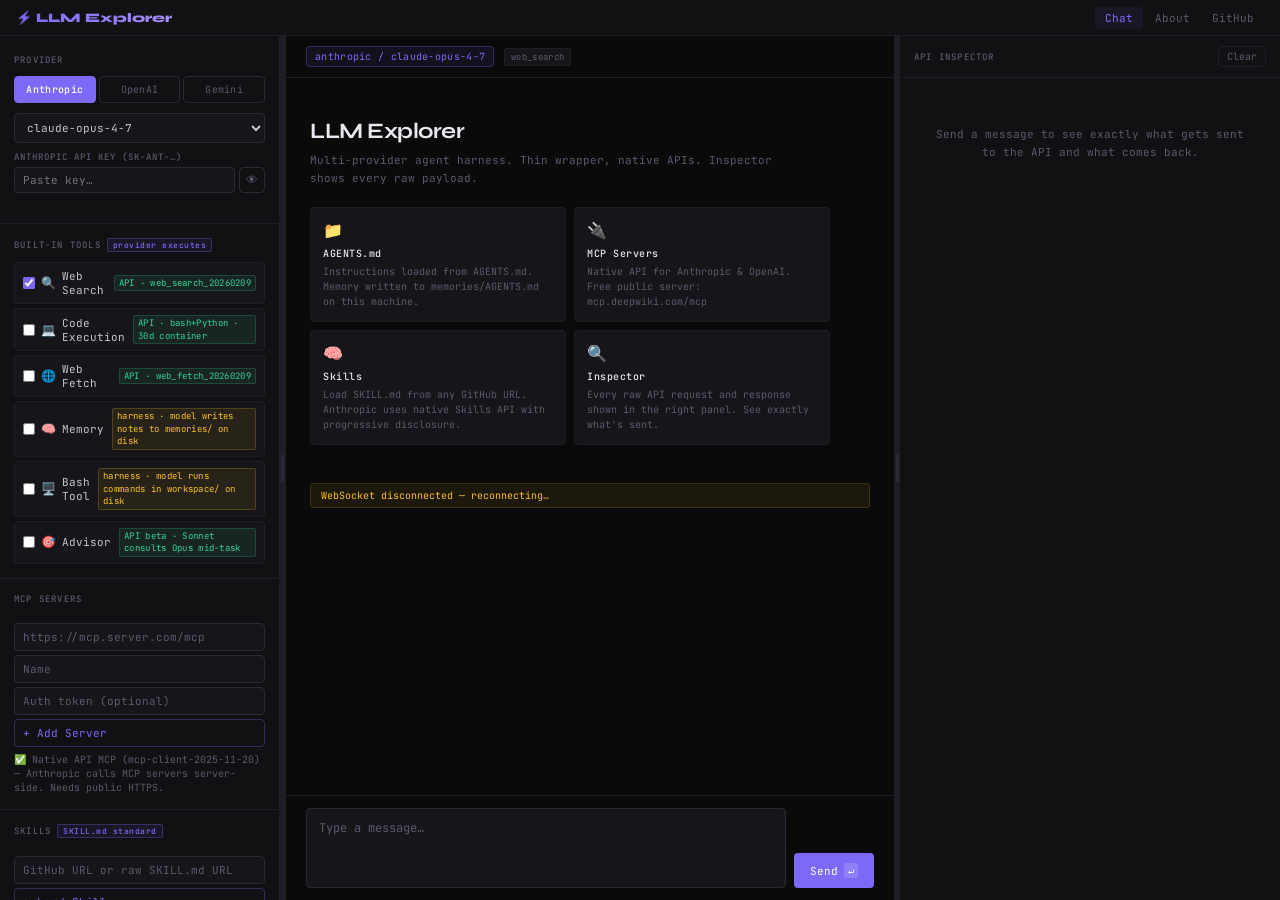
<file: static/index.html>
<!DOCTYPE html>
<html lang="en">
<head>
<meta charset="UTF-8"/>
<meta name="viewport" content="width=device-width,initial-scale=1"/>
<title>LLM Explorer</title>
<link rel="preconnect" href="https://fonts.googleapis.com">
<link href="https://fonts.googleapis.com/css2?family=Syne:wght@400;600;700;800&family=JetBrains+Mono:wght@300;400;500&display=swap" rel="stylesheet">
<link rel="stylesheet" href="/static/style.css"/>
</head>
<body>
<nav class="topbar">
  <span class="topbar-logo">⚡ LLM Explorer</span>
  <div class="topbar-links">
    <a href="/" class="topbar-link active">Chat</a>
    <a href="/about" class="topbar-link">About</a>
    <a href="https://github.com/EricXu4630/thin-harness-agent" target="_blank" class="topbar-link">GitHub</a>
  </div>
</nav>

<div class="app">

  <!-- ═══ SIDEBAR ═══ -->
  <aside class="sidebar">
    <div class="sidebar-top">
      <div style="height:4px"></div>

      <!-- Provider -->
      <section class="panel">
        <div class="panel-label">PROVIDER</div>
        <div class="provider-tabs" id="provider-tabs">
          <button class="ptab active" data-provider="anthropic">Anthropic</button>
          <button class="ptab" data-provider="openai">OpenAI</button>
          <button class="ptab" data-provider="gemini">Gemini</button>
        </div>
        <select id="model-select" class="model-select"></select>
        <div class="api-key-row">
          <span class="api-key-label" id="api-key-label">API Key</span>
          <div class="api-key-input-wrap">
            <input type="password" id="api-key-input" class="api-key-input" placeholder="Paste key…" autocomplete="off" oninput="saveApiKey(this.value)"/>
            <button class="api-key-toggle" onclick="toggleKeyVisibility()" title="Show/hide key">👁</button>
          </div>
          <span class="api-key-status" id="api-key-status"></span>
        </div>
      </section>

      <!-- Tools -->
      <section class="panel">
        <div class="panel-label">BUILT-IN TOOLS <span class="label-note">provider executes</span></div>
        <div id="tools-list" class="tools-list"></div>
      </section>

      <!-- MCP -->
      <section class="panel">
        <div class="panel-label">MCP SERVERS</div>
        <div id="mcp-list" class="item-list"></div>
        <div class="add-form">
          <input id="mcp-url" class="mini-input" placeholder="https://mcp.server.com/mcp"/>
          <input id="mcp-name" class="mini-input" placeholder="Name"/>
          <input id="mcp-token" class="mini-input" placeholder="Auth token (optional)"/>
          <button class="add-btn" onclick="addMcp()">+ Add Server</button>
        </div>
        <div id="mcp-note" class="provider-note"></div>
      </section>

      <!-- Skills -->
      <section class="panel">
        <div class="panel-label">SKILLS <span class="label-note">SKILL.md standard</span></div>
        <div id="skills-list" class="item-list"></div>
        <div class="add-form">
          <input id="skill-url" class="mini-input" placeholder="GitHub URL or raw SKILL.md URL"/>
          <button class="add-btn" onclick="loadSkill()">+ Load Skill</button>
        </div>
        <div class="provider-note">
          Browse skills at <a href="https://skillsmp.com" target="_blank">skillsmp.com</a>
        </div>
      </section>

      <!-- System -->
      <section class="panel panel-system">
        <div class="panel-label">SYSTEM</div>
        <button class="sys-link" onclick="openMemoryDrawer()">📁 Memory &amp; Files</button>
        <button class="sys-link" onclick="toggleCapabilities()">📊 Capabilities Matrix</button>
        <button class="sys-link danger" onclick="clearAll()">⊗ Clear Session</button>
      </section>
    </div>

    <!-- Capabilities Matrix (expandable) -->
    <div id="capabilities-panel" class="capabilities-panel hidden">
      <div class="cap-header">
        <span>Capabilities Matrix</span>
        <button class="close-btn" onclick="toggleCapabilities()">✕</button>
      </div>
      <div class="cap-table-wrap">
        <table class="cap-table">
          <thead>
            <tr>
              <th>Feature</th>
              <th>Anthropic</th>
              <th>OpenAI</th>
              <th>Gemini</th>
            </tr>
          </thead>
          <tbody>
            <tr><td>Web Search</td>
              <td class="c-native">✅ server-side<br/><small>web_search_20260209</small></td>
              <td class="c-native">✅ server-side<br/><small>web_search_preview</small></td>
              <td class="c-native">✅ server-side<br/><small>Google Search grounding</small></td></tr>
            <tr><td>Code / Bash</td>
              <td class="c-native">✅ server-side<br/><small>code_execution_20250825 · bash+Python · 30d container</small></td>
              <td class="c-native">✅ server-side<br/><small>code_interpreter (Python) · shell (bash /mnt/data)</small></td>
              <td class="c-warn">⚠️ server Python stateless<br/><small>code_execution · harness bash workspace/</small></td></tr>
            <tr><td>Web / URL Fetch</td>
              <td class="c-native">✅ server-side<br/><small>web_fetch_20260209</small></td>
              <td class="c-none">❌ not available</td>
              <td class="c-native">✅ server-side<br/><small>url_context</small></td></tr>
            <tr><td>Image Generation</td>
              <td class="c-none">❌ not available</td>
              <td class="c-native">✅ server-side<br/><small>type:image_generation</small></td>
              <td class="c-none">❌ not via gen API<br/><small>(Imagen 4 via separate API)</small></td></tr>
            <tr><td>Maps / Location</td>
              <td class="c-none">❌ not available</td>
              <td class="c-none">❌ not available</td>
              <td class="c-native">✅ server-side<br/><small>google_maps</small></td></tr>
            <tr><td>MCP Connector</td>
              <td class="c-native">✅ Native API<br/><small>mcp-client-2025-11-20 · server-side</small></td>
              <td class="c-native">✅ Native API<br/><small>type:mcp · server-side</small></td>
              <td class="c-none">❌ No native MCP<br/><small>must implement client loop</small></td></tr>
            <tr><td>Computer Use</td>
              <td class="c-warn">⚠️ Not implemented<br/><small>computer_20251124 · harness must take screenshots + control mouse/keyboard</small></td>
              <td class="c-warn">⚠️ Not implemented<br/><small>type:computer · harness must take screenshots + control mouse/keyboard</small></td>
              <td class="c-warn">⚠️ Not implemented<br/><small>gemini-2.5-computer-use-preview · same harness requirements</small></td></tr>
            <tr><td>Memory Tool</td>
              <td class="c-warn">⚠️ Client-side<br/><small>memory_20250818 → /memories/ on disk</small></td>
              <td class="c-none">❌ No native tool<br/><small>use conversation history</small></td>
              <td class="c-none">❌ No native tool</td></tr>
            <tr><td>Advisor Tool</td>
              <td class="c-native">✅ server-side beta<br/><small>advisor_20260301 · Sonnet calls Opus mid-task</small></td>
              <td class="c-none">❌ not available</td>
              <td class="c-none">❌ not available</td></tr>
            <tr><td>Agent Skills</td>
              <td class="c-native">✅ Native Skills API<br/><small>skills-2025-10-02 · progressive disclosure</small></td>
              <td class="c-warn">⚠️ System prompt inject</td>
              <td class="c-warn">⚠️ System prompt inject</td></tr>
            <tr><td>Cross-session</td>
              <td class="c-native">✅ container_id (30d) + Files API (∞)</td>
              <td class="c-native">✅ Conversations API (∞) + previous_response_id (30d)</td>
              <td class="c-warn">⚠️ Local disk only<br/><small>Files API = 48h only</small></td></tr>
            <tr><td>Context Window</td>
              <td><b>1M tokens</b><br/><small>Opus 4.7 + Sonnet 4.6</small><br/>200K (Haiku 4.5)</td>
              <td><b>1M tokens</b><br/><small>gpt-5.5</small><br/>128K (others)</td>
              <td class="c-native"><b>1M tokens</b><br/><small>all 2.5 + 3 models</small></td></tr>
            <tr><td>AGENTS.md</td>
              <td class="c-native">✅ loaded as system prompt</td>
              <td class="c-native">✅ loaded as system prompt</td>
              <td class="c-native">✅ loaded as system_instruction</td></tr>
          </tbody>
        </table>
        <div class="cap-legend">
          <span class="c-native">✅ = API handles natively</span>
          <span class="c-warn">⚠️ = Harness executes (client-side)</span>
          <span class="c-none">❌ = Not available</span>
        </div>
      </div>
    </div>
  </aside>

  <!-- drag handle between sidebar and chat -->
  <div class="resize-handle" id="rh-left" title="Drag to resize · Double-click to collapse"></div>

  <!-- ═══ CHAT ═══ -->
  <main class="chat-pane">
    <div class="chat-header">
      <div id="chat-provider-badge" class="chat-provider-badge">anthropic / claude-sonnet-4-6</div>
      <div class="chat-tools-active" id="chat-tools-active"></div>
    </div>

    <div class="messages" id="messages">
      <div class="welcome-block">
        <div class="welcome-title">LLM Explorer</div>
        <div class="welcome-sub">Multi-provider agent harness. Thin wrapper, native APIs. Inspector shows every raw payload.</div>
        <div class="welcome-grid">
          <div class="welcome-card">
            <div class="wc-icon">📁</div>
            <div class="wc-title">AGENTS.md</div>
            <div class="wc-text">Instructions loaded from AGENTS.md. Memory written to memories/AGENTS.md on this machine.</div>
          </div>
          <div class="welcome-card">
            <div class="wc-icon">🔌</div>
            <div class="wc-title">MCP Servers</div>
            <div class="wc-text">Native API for Anthropic &amp; OpenAI. Free public server: mcp.deepwiki.com/mcp</div>
          </div>
          <div class="welcome-card">
            <div class="wc-icon">🧠</div>
            <div class="wc-title">Skills</div>
            <div class="wc-text">Load SKILL.md from any GitHub URL. Anthropic uses native Skills API with progressive disclosure.</div>
          </div>
          <div class="welcome-card">
            <div class="wc-icon">🔍</div>
            <div class="wc-title">Inspector</div>
            <div class="wc-text">Every raw API request and response shown in the right panel. See exactly what's sent.</div>
          </div>
        </div>
      </div>
    </div>

    <div class="input-area">
      <div class="input-row">
        <textarea id="chat-input" placeholder="Type a message…" rows="3" onkeydown="handleKey(event)"></textarea>
        <button class="send-btn" id="send-btn" onclick="sendMessage()">
          <span>Send</span>
          <kbd>↵</kbd>
        </button>
      </div>
    </div>
  </main>

  <!-- drag handle between chat and inspector -->
  <div class="resize-handle" id="rh-right" title="Drag to resize · Double-click to collapse"></div>

  <!-- ═══ INSPECTOR ═══ -->
  <div class="inspector">
    <div class="inspector-header">
      <span>API Inspector</span>
      <button class="clear-btn" onclick="clearInspector()">Clear</button>
    </div>
    <div class="inspector-body" id="inspector-turns">
      <div class="inspector-empty">Send a message to see exactly what gets sent to the API and what comes back.</div>
    </div>
  </div>

</div>

<!-- ═══ MEMORY DRAWER ═══ -->
<div id="memory-overlay" class="overlay hidden" onclick="closeMemoryDrawer()"></div>
<div id="memory-drawer" class="memory-drawer hidden">
  <div class="drawer-header">
    <span>Memory &amp; File System</span>
    <button class="close-btn" onclick="closeMemoryDrawer()">✕</button>
  </div>
  <div class="drawer-body" id="drawer-body">
    <div class="loading-text">Loading…</div>
  </div>
</div>

<script src="/static/app.js"></script>
</body>
</html>
</file>
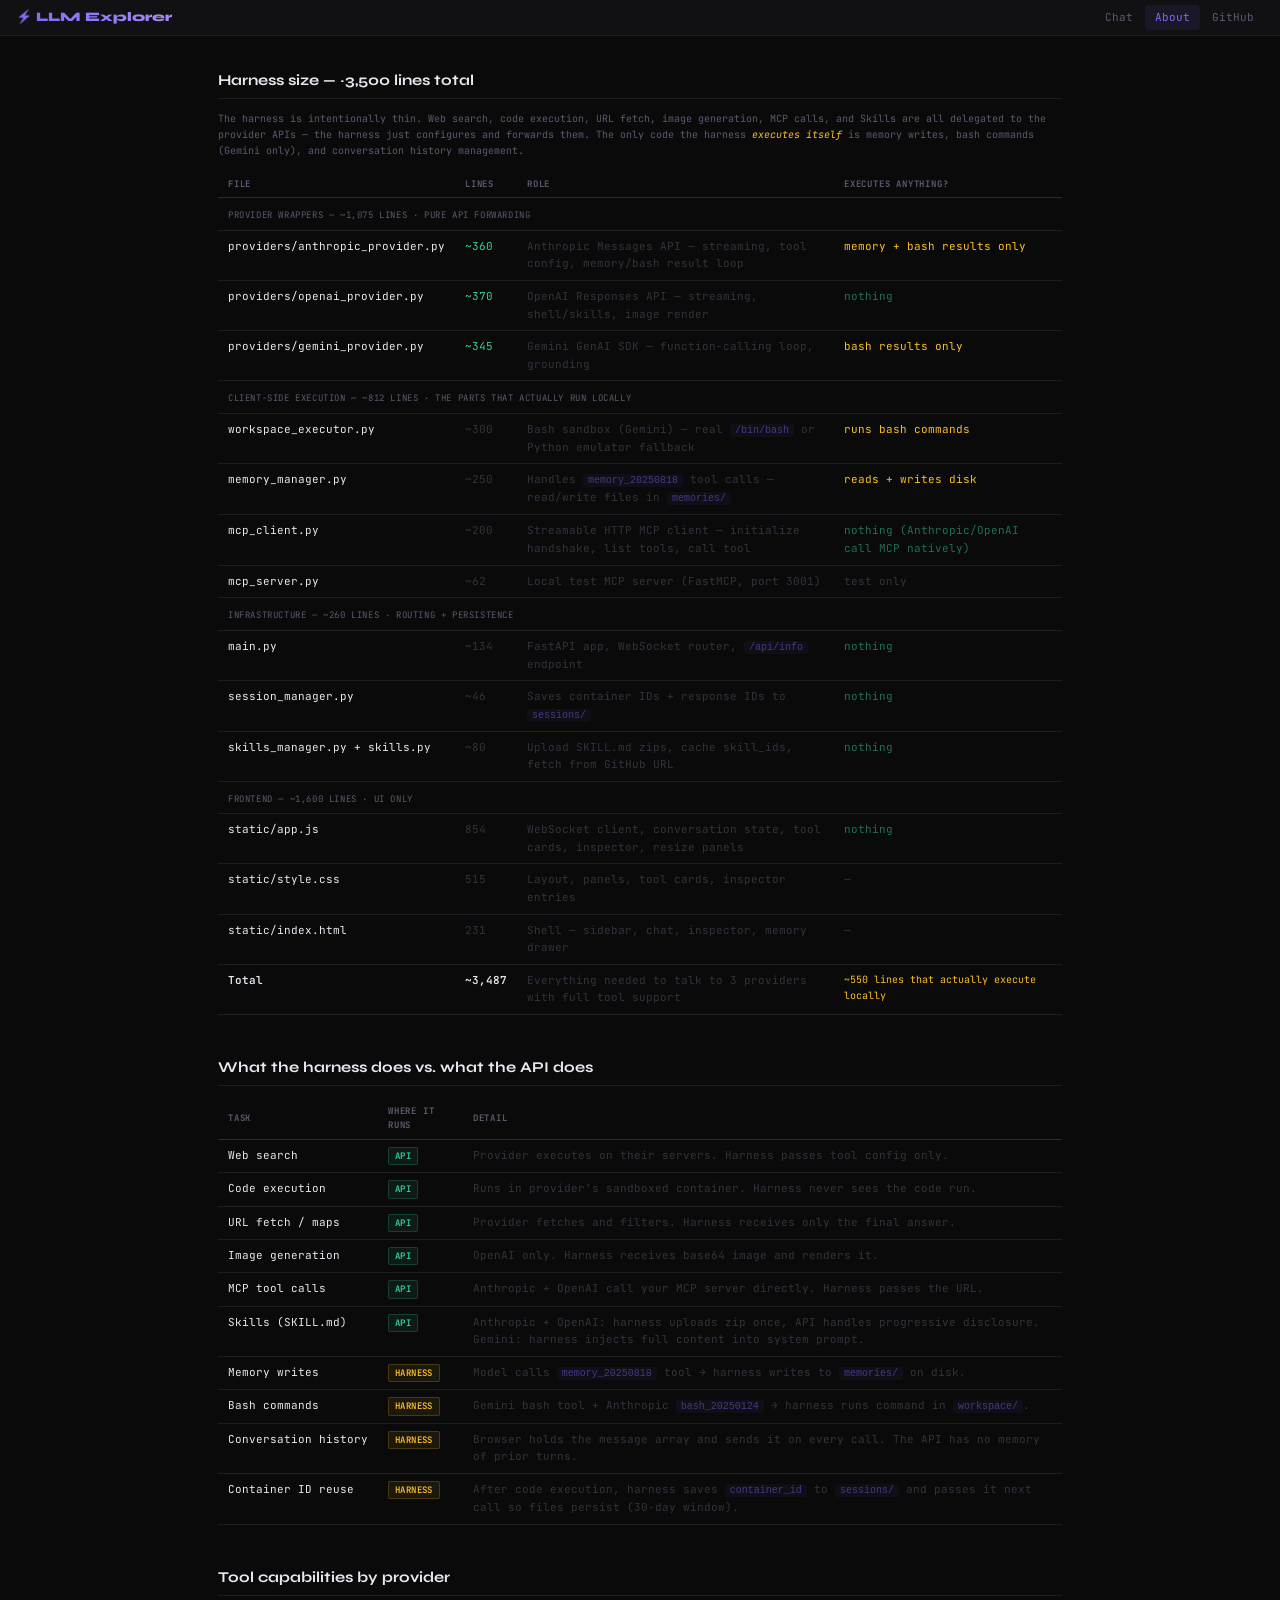
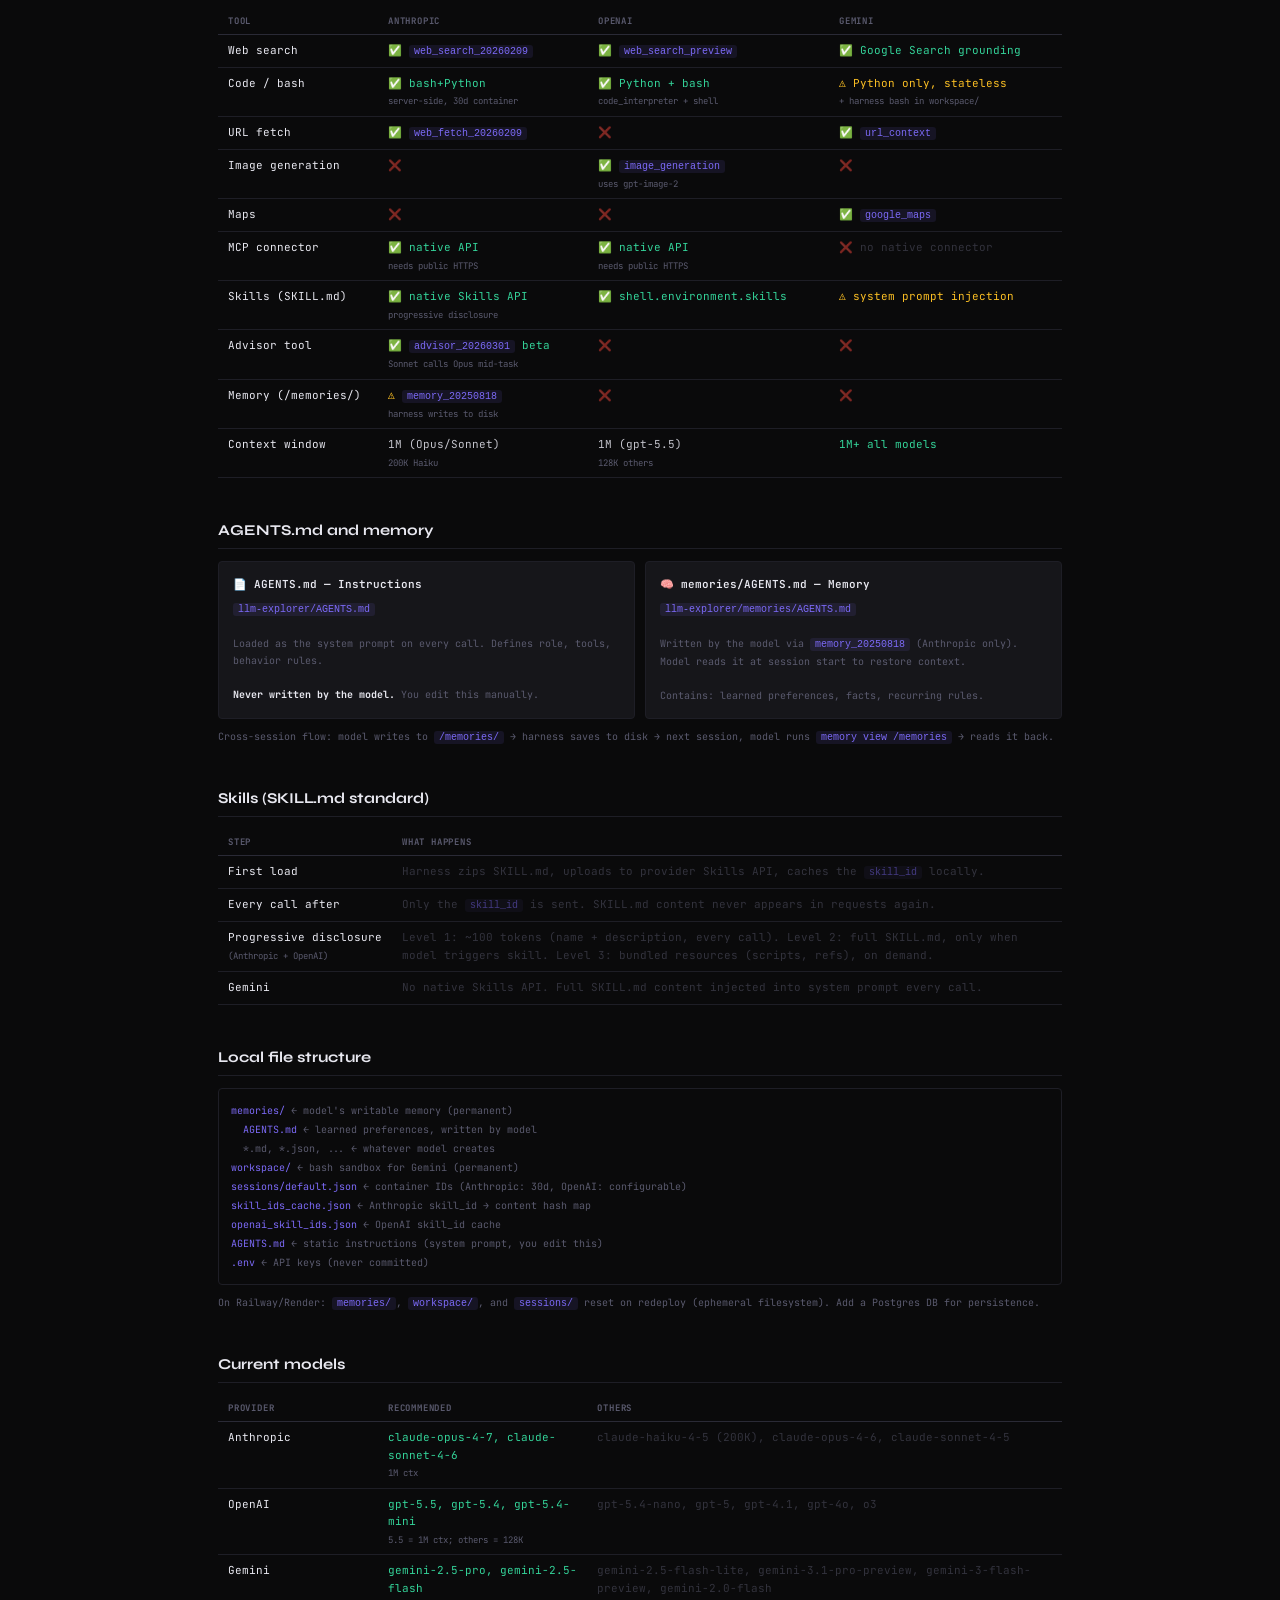
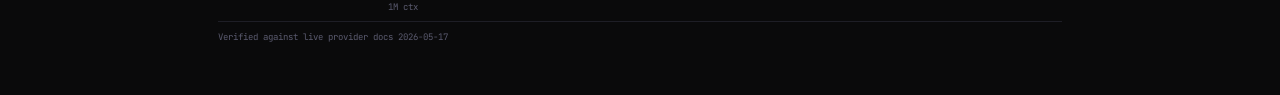
<file: static/about.html>
<!DOCTYPE html>
<html lang="en">
<head>
<meta charset="UTF-8"/>
<meta name="viewport" content="width=device-width,initial-scale=1"/>
<title>LLM Explorer — About</title>
<link rel="preconnect" href="https://fonts.googleapis.com">
<link href="https://fonts.googleapis.com/css2?family=Syne:wght@700;800&family=JetBrains+Mono:wght@300;400;500&display=swap" rel="stylesheet">
<style>
*,*::before,*::after{box-sizing:border-box;margin:0;padding:0}
:root{
  --bg:#0a0a0b;--surface:#111113;--panel:#16161a;
  --border:#1e1e26;--border2:#2a2a36;
  --text:#c4c4cc;--dim:#5a5a6e;--bright:#e8e8f0;
  --accent:#7c6af7;--accent-bg:rgba(124,106,247,.08);--accent-border:rgba(124,106,247,.3);
  --green:#34d399;--yellow:#fbbf24;--red:#f87171;
  --mono:'JetBrains Mono',monospace;--sans:'Syne',sans-serif;
  --r:4px;
}
html,body{background:var(--bg);color:var(--text);font-family:var(--mono);font-size:12px;line-height:1.6}

/* nav */
.topbar{height:36px;display:flex;align-items:center;gap:0;background:var(--surface);border-bottom:1px solid var(--border);padding:0 16px}
.topbar-logo{font-family:var(--sans);font-weight:800;font-size:13px;background:linear-gradient(90deg,var(--accent),#a78bfa);-webkit-background-clip:text;-webkit-text-fill-color:transparent;background-clip:text;margin-right:16px}
.topbar-links{display:flex;gap:2px;margin-left:auto}
.topbar-link{padding:4px 10px;border-radius:var(--r);font-size:11px;color:var(--dim);text-decoration:none;transition:all .12s}
.topbar-link:hover{color:var(--text);background:var(--panel)}
.topbar-link.active{color:var(--accent);background:var(--accent-bg)}

/* layout */
.page{max-width:900px;margin:0 auto;padding:32px 28px 60px;display:flex;flex-direction:column;gap:40px}

/* section */
h2{font-family:var(--sans);font-size:15px;font-weight:700;color:var(--bright);margin-bottom:12px;
   padding-bottom:6px;border-bottom:1px solid var(--border)}

/* tables */
table{width:100%;border-collapse:collapse;font-size:11px}
th{text-align:left;padding:6px 10px;color:var(--dim);font-size:9px;letter-spacing:.8px;text-transform:uppercase;border-bottom:1px solid var(--border2)}
td{padding:7px 10px;border-bottom:1px solid var(--border);vertical-align:top}
td:first-child{color:var(--bright);white-space:nowrap;width:160px}
.g{color:var(--green)}
.y{color:var(--yellow)}
.d{color:var(--dim);opacity:.5}
small{font-size:9px;color:var(--dim);display:block;margin-top:2px}

/* badges */
.tag{display:inline-block;padding:1px 6px;border-radius:2px;font-size:9px;font-weight:600;letter-spacing:.4px;text-transform:uppercase}
.tag-api{background:rgba(52,211,153,.08);color:var(--green);border:1px solid rgba(52,211,153,.2)}
.tag-harness{background:rgba(251,191,36,.08);color:var(--yellow);border:1px solid rgba(251,191,36,.2)}
.tag-no{background:rgba(248,113,113,.07);color:var(--red);border:1px solid rgba(248,113,113,.15);opacity:.7}

/* code */
code{background:rgba(124,106,247,.1);color:var(--accent);padding:1px 5px;border-radius:3px;font-size:10px}
pre{background:var(--panel);border:1px solid var(--border);border-radius:var(--r);padding:12px;font-size:10px;color:var(--dim);overflow-x:auto;margin-top:8px}

/* 2-col */
.two{display:grid;grid-template-columns:1fr 1fr;gap:10px}
@media(max-width:620px){.two{grid-template-columns:1fr}}
.box{background:var(--panel);border:1px solid var(--border);border-radius:var(--r);padding:14px}
.box-title{font-size:11px;font-weight:600;color:var(--bright);margin-bottom:6px}
.box-body{font-size:10px;color:var(--dim);line-height:1.7}

/* file tree */
.tree{background:var(--bg);border:1px solid var(--border);border-radius:var(--r);padding:12px;font-size:10px;line-height:1.9}
.td{color:var(--accent)}
.tc{color:var(--dim)}
</style>
</head>
<body>

<nav class="topbar">
  <span class="topbar-logo">⚡ LLM Explorer</span>
  <div class="topbar-links">
    <a href="/" class="topbar-link">Chat</a>
    <a href="/about" class="topbar-link active">About</a>
    <a href="https://github.com/EricXu4630/thin-harness-agent" target="_blank" class="topbar-link">GitHub</a>
  </div>
</nav>

<div class="page">

  <!-- ── HARNESS SIZE ── -->
  <section>
    <h2>Harness size — ~3,500 lines total</h2>
    <p style="font-size:10px;color:var(--dim);margin-bottom:12px">
      The harness is intentionally thin. Web search, code execution, URL fetch, image generation, MCP calls, and Skills
      are all delegated to the provider APIs — the harness just configures and forwards them.
      The only code the harness <em style="color:var(--yellow)">executes itself</em> is memory writes, bash commands (Gemini only), and conversation history management.
    </p>
    <table>
      <thead><tr><th>File</th><th>Lines</th><th>Role</th><th>Executes anything?</th></tr></thead>
      <tbody>
        <tr>
          <td colspan="4" style="color:var(--dim);font-size:9px;letter-spacing:.6px;text-transform:uppercase;padding-top:10px">Provider wrappers — ~1,075 lines · pure API forwarding</td>
        </tr>
        <tr><td>providers/anthropic_provider.py</td><td class="g">~360</td><td class="d">Anthropic Messages API — streaming, tool config, memory/bash result loop</td><td class="y">memory + bash results only</td></tr>
        <tr><td>providers/openai_provider.py</td><td class="g">~370</td><td class="d">OpenAI Responses API — streaming, shell/skills, image render</td><td class="d" style="color:var(--green)">nothing</td></tr>
        <tr><td>providers/gemini_provider.py</td><td class="g">~345</td><td class="d">Gemini GenAI SDK — function-calling loop, grounding</td><td class="y">bash results only</td></tr>
        <tr>
          <td colspan="4" style="color:var(--dim);font-size:9px;letter-spacing:.6px;text-transform:uppercase;padding-top:10px">Client-side execution — ~812 lines · the parts that actually run locally</td>
        </tr>
        <tr><td>workspace_executor.py</td><td class="d">~300</td><td class="d">Bash sandbox (Gemini) — real <code>/bin/bash</code> or Python emulator fallback</td><td class="y">runs bash commands</td></tr>
        <tr><td>memory_manager.py</td><td class="d">~250</td><td class="d">Handles <code>memory_20250818</code> tool calls — read/write files in <code>memories/</code></td><td class="y">reads + writes disk</td></tr>
        <tr><td>mcp_client.py</td><td class="d">~200</td><td class="d">Streamable HTTP MCP client — initialize handshake, list tools, call tool</td><td class="d" style="color:var(--green)">nothing (Anthropic/OpenAI call MCP natively)</td></tr>
        <tr><td>mcp_server.py</td><td class="d">~62</td><td class="d">Local test MCP server (FastMCP, port 3001)</td><td class="d" style="color:var(--dim)">test only</td></tr>
        <tr>
          <td colspan="4" style="color:var(--dim);font-size:9px;letter-spacing:.6px;text-transform:uppercase;padding-top:10px">Infrastructure — ~260 lines · routing + persistence</td>
        </tr>
        <tr><td>main.py</td><td class="d">~134</td><td class="d">FastAPI app, WebSocket router, <code>/api/info</code> endpoint</td><td class="d" style="color:var(--green)">nothing</td></tr>
        <tr><td>session_manager.py</td><td class="d">~46</td><td class="d">Saves container IDs + response IDs to <code>sessions/</code></td><td class="d" style="color:var(--green)">nothing</td></tr>
        <tr><td>skills_manager.py + skills.py</td><td class="d">~80</td><td class="d">Upload SKILL.md zips, cache skill_ids, fetch from GitHub URL</td><td class="d" style="color:var(--green)">nothing</td></tr>
        <tr>
          <td colspan="4" style="color:var(--dim);font-size:9px;letter-spacing:.6px;text-transform:uppercase;padding-top:10px">Frontend — ~1,600 lines · UI only</td>
        </tr>
        <tr><td>static/app.js</td><td class="d">854</td><td class="d">WebSocket client, conversation state, tool cards, inspector, resize panels</td><td class="d" style="color:var(--green)">nothing</td></tr>
        <tr><td>static/style.css</td><td class="d">515</td><td class="d">Layout, panels, tool cards, inspector entries</td><td class="d">—</td></tr>
        <tr><td>static/index.html</td><td class="d">231</td><td class="d">Shell — sidebar, chat, inspector, memory drawer</td><td class="d">—</td></tr>
        <tr>
          <td style="color:var(--bright);font-weight:600">Total</td>
          <td style="color:var(--bright);font-weight:600">~3,487</td>
          <td class="d">Everything needed to talk to 3 providers with full tool support</td>
          <td style="color:var(--yellow);font-size:10px">~550 lines that actually execute locally</td>
        </tr>
      </tbody>
    </table>
  </section>

  <!-- ── HARNESS vs API ── -->
  <section>
    <h2>What the harness does vs. what the API does</h2>
    <table>
      <thead><tr><th>Task</th><th>Where it runs</th><th>Detail</th></tr></thead>
      <tbody>
        <tr><td>Web search</td><td><span class="tag tag-api">API</span></td><td class="d">Provider executes on their servers. Harness passes tool config only.</td></tr>
        <tr><td>Code execution</td><td><span class="tag tag-api">API</span></td><td class="d">Runs in provider's sandboxed container. Harness never sees the code run.</td></tr>
        <tr><td>URL fetch / maps</td><td><span class="tag tag-api">API</span></td><td class="d">Provider fetches and filters. Harness receives only the final answer.</td></tr>
        <tr><td>Image generation</td><td><span class="tag tag-api">API</span></td><td class="d">OpenAI only. Harness receives base64 image and renders it.</td></tr>
        <tr><td>MCP tool calls</td><td><span class="tag tag-api">API</span></td><td class="d">Anthropic + OpenAI call your MCP server directly. Harness passes the URL.</td></tr>
        <tr><td>Skills (SKILL.md)</td><td><span class="tag tag-api">API</span></td><td class="d">Anthropic + OpenAI: harness uploads zip once, API handles progressive disclosure. Gemini: harness injects full content into system prompt.</td></tr>
        <tr><td>Memory writes</td><td><span class="tag tag-harness">harness</span></td><td class="d">Model calls <code>memory_20250818</code> tool → harness writes to <code>memories/</code> on disk.</td></tr>
        <tr><td>Bash commands</td><td><span class="tag tag-harness">harness</span></td><td class="d">Gemini bash tool + Anthropic <code>bash_20250124</code> → harness runs command in <code>workspace/</code>.</td></tr>
        <tr><td>Conversation history</td><td><span class="tag tag-harness">harness</span></td><td class="d">Browser holds the message array and sends it on every call. The API has no memory of prior turns.</td></tr>
        <tr><td>Container ID reuse</td><td><span class="tag tag-harness">harness</span></td><td class="d">After code execution, harness saves <code>container_id</code> to <code>sessions/</code> and passes it next call so files persist (30-day window).</td></tr>
      </tbody>
    </table>
  </section>

  <!-- ── CAPABILITIES ── -->
  <section>
    <h2>Tool capabilities by provider</h2>
    <table>
      <thead><tr><th>Tool</th><th>Anthropic</th><th>OpenAI</th><th>Gemini</th></tr></thead>
      <tbody>
        <tr>
          <td>Web search</td>
          <td class="g">✅ <code>web_search_20260209</code></td>
          <td class="g">✅ <code>web_search_preview</code></td>
          <td class="g">✅ Google Search grounding</td>
        </tr>
        <tr>
          <td>Code / bash</td>
          <td class="g">✅ bash+Python<small>server-side, 30d container</small></td>
          <td class="g">✅ Python + bash<small>code_interpreter + shell</small></td>
          <td class="y">⚠️ Python only, stateless<small>+ harness bash in workspace/</small></td>
        </tr>
        <tr>
          <td>URL fetch</td>
          <td class="g">✅ <code>web_fetch_20260209</code></td>
          <td class="d">❌</td>
          <td class="g">✅ <code>url_context</code></td>
        </tr>
        <tr>
          <td>Image generation</td>
          <td class="d">❌</td>
          <td class="g">✅ <code>image_generation</code><small>uses gpt-image-2</small></td>
          <td class="d">❌</td>
        </tr>
        <tr>
          <td>Maps</td>
          <td class="d">❌</td>
          <td class="d">❌</td>
          <td class="g">✅ <code>google_maps</code></td>
        </tr>
        <tr>
          <td>MCP connector</td>
          <td class="g">✅ native API<small>needs public HTTPS</small></td>
          <td class="g">✅ native API<small>needs public HTTPS</small></td>
          <td class="d">❌ no native connector</td>
        </tr>
        <tr>
          <td>Skills (SKILL.md)</td>
          <td class="g">✅ native Skills API<small>progressive disclosure</small></td>
          <td class="g">✅ shell.environment.skills</td>
          <td class="y">⚠️ system prompt injection</td>
        </tr>
        <tr>
          <td>Advisor tool</td>
          <td class="g">✅ <code>advisor_20260301</code> beta<small>Sonnet calls Opus mid-task</small></td>
          <td class="d">❌</td>
          <td class="d">❌</td>
        </tr>
        <tr>
          <td>Memory (/memories/)</td>
          <td class="y">⚠️ <code>memory_20250818</code><small>harness writes to disk</small></td>
          <td class="d">❌</td>
          <td class="d">❌</td>
        </tr>
        <tr>
          <td>Context window</td>
          <td>1M (Opus/Sonnet)<small>200K Haiku</small></td>
          <td>1M (gpt-5.5)<small>128K others</small></td>
          <td class="g">1M+ all models</td>
        </tr>
      </tbody>
    </table>
  </section>

  <!-- ── AGENTS.MD + MEMORY ── -->
  <section>
    <h2>AGENTS.md and memory</h2>
    <div class="two">
      <div class="box">
        <div class="box-title">📄 AGENTS.md — Instructions</div>
        <div class="box-body">
          <code>llm-explorer/AGENTS.md</code><br/><br/>
          Loaded as the system prompt on every call. Defines role, tools, behavior rules.<br/><br/>
          <strong style="color:var(--bright)">Never written by the model.</strong> You edit this manually.
        </div>
      </div>
      <div class="box">
        <div class="box-title">🧠 memories/AGENTS.md — Memory</div>
        <div class="box-body">
          <code>llm-explorer/memories/AGENTS.md</code><br/><br/>
          Written by the model via <code>memory_20250818</code> (Anthropic only). Model reads it at session start to restore context.<br/><br/>
          Contains: learned preferences, facts, recurring rules.
        </div>
      </div>
    </div>
    <p style="margin-top:10px;font-size:10px;color:var(--dim)">
      Cross-session flow: model writes to <code>/memories/</code> → harness saves to disk → next session, model runs <code>memory view /memories</code> → reads it back.
    </p>
  </section>

  <!-- ── SKILLS ── -->
  <section>
    <h2>Skills (SKILL.md standard)</h2>
    <table>
      <thead><tr><th>Step</th><th>What happens</th></tr></thead>
      <tbody>
        <tr><td>First load</td><td class="d">Harness zips SKILL.md, uploads to provider Skills API, caches the <code>skill_id</code> locally.</td></tr>
        <tr><td>Every call after</td><td class="d">Only the <code>skill_id</code> is sent. SKILL.md content never appears in requests again.</td></tr>
        <tr><td>Progressive disclosure<br/><small>(Anthropic + OpenAI)</small></td><td class="d">Level 1: ~100 tokens (name + description, every call). Level 2: full SKILL.md, only when model triggers skill. Level 3: bundled resources (scripts, refs), on demand.</td></tr>
        <tr><td>Gemini</td><td class="d">No native Skills API. Full SKILL.md content injected into system prompt every call.</td></tr>
      </tbody>
    </table>
  </section>

  <!-- ── FILE STRUCTURE ── -->
  <section>
    <h2>Local file structure</h2>
    <div class="tree">
      <div><span class="td">memories/</span>  <span class="tc">← model's writable memory (permanent)</span></div>
      <div>&nbsp;&nbsp;<span class="td">AGENTS.md</span>  <span class="tc">← learned preferences, written by model</span></div>
      <div>&nbsp;&nbsp;<span class="tc">*.md, *.json, ...</span>  <span class="tc">← whatever model creates</span></div>
      <div><span class="td">workspace/</span>  <span class="tc">← bash sandbox for Gemini (permanent)</span></div>
      <div><span class="td">sessions/default.json</span>  <span class="tc">← container IDs (Anthropic: 30d, OpenAI: configurable)</span></div>
      <div><span class="td">skill_ids_cache.json</span>  <span class="tc">← Anthropic skill_id → content hash map</span></div>
      <div><span class="td">openai_skill_ids.json</span>  <span class="tc">← OpenAI skill_id cache</span></div>
      <div><span class="td">AGENTS.md</span>  <span class="tc">← static instructions (system prompt, you edit this)</span></div>
      <div><span class="td">.env</span>  <span class="tc">← API keys (never committed)</span></div>
    </div>
    <p style="margin-top:10px;font-size:10px;color:var(--dim)">
      On Railway/Render: <code>memories/</code>, <code>workspace/</code>, and <code>sessions/</code> reset on redeploy (ephemeral filesystem). Add a Postgres DB for persistence.
    </p>
  </section>

  <!-- ── MODELS ── -->
  <section>
    <h2>Current models</h2>
    <table>
      <thead><tr><th>Provider</th><th>Recommended</th><th>Others</th></tr></thead>
      <tbody>
        <tr>
          <td>Anthropic</td>
          <td class="g">claude-opus-4-7, claude-sonnet-4-6<small>1M ctx</small></td>
          <td class="d">claude-haiku-4-5 (200K), claude-opus-4-6, claude-sonnet-4-5</td>
        </tr>
        <tr>
          <td>OpenAI</td>
          <td class="g">gpt-5.5, gpt-5.4, gpt-5.4-mini<small>5.5 = 1M ctx; others = 128K</small></td>
          <td class="d">gpt-5.4-nano, gpt-5, gpt-4.1, gpt-4o, o3</td>
        </tr>
        <tr>
          <td>Gemini</td>
          <td class="g">gemini-2.5-pro, gemini-2.5-flash<small>1M ctx</small></td>
          <td class="d">gemini-2.5-flash-lite, gemini-3.1-pro-preview, gemini-3-flash-preview, gemini-2.0-flash</td>
        </tr>
      </tbody>
    </table>
    <p style="margin-top:8px;font-size:9px;color:var(--dim)">Verified against live provider docs 2026-05-17</p>
  </section>

</div>
</body>
</html>
</file>
<file: static/style.css>
/* ═══════════════════════════════════════════════
   LLM Explorer — Style
   Aesthetic: Terminal-instrument. Industrial clarity.
   Fonts: Syne (headers) + JetBrains Mono (everything else)
════════════════════════════════════════════════ */

*,*::before,*::after{box-sizing:border-box;margin:0;padding:0}

:root{
  --bg:        #0a0a0b;
  --surface:   #111113;
  --panel:     #16161a;
  --border:    #1e1e26;
  --border2:   #2a2a36;
  --text:      #c4c4cc;
  --text-dim:  #5a5a6e;
  --text-bright:#e8e8f0;
  --accent:    #7c6af7;
  --accent-bg: rgba(124,106,247,.08);
  --accent-border: rgba(124,106,247,.3);
  --green:     #34d399;
  --green-bg:  rgba(52,211,153,.08);
  --yellow:    #fbbf24;
  --yellow-bg: rgba(251,191,36,.08);
  --red:       #f87171;
  --red-bg:    rgba(248,113,113,.08);
  --mono:      'JetBrains Mono', 'Fira Code', monospace;
  --sans:      'Syne', sans-serif;
  --r:         4px;
}

html,body{height:100%;background:var(--bg);color:var(--text);font-family:var(--mono);font-size:12px;overflow:hidden}

/* ─── Top nav bar (shared across pages) ─── */
.topbar{
  height:36px;flex-shrink:0;
  display:flex;align-items:center;gap:0;
  background:var(--surface);border-bottom:1px solid var(--border);
  padding:0 16px;
}
.topbar-logo{
  font-family:var(--sans);font-weight:800;font-size:13px;
  background:linear-gradient(90deg,var(--accent),#a78bfa);
  -webkit-background-clip:text;-webkit-text-fill-color:transparent;background-clip:text;
  margin-right:16px;
}
.topbar-links{display:flex;gap:2px;margin-left:auto}
.topbar-link{
  padding:4px 10px;border-radius:var(--r);font-size:11px;
  color:var(--text-dim);text-decoration:none;transition:all .12s;
}
.topbar-link:hover{color:var(--text);background:var(--panel)}
.topbar-link.active{color:var(--accent);background:var(--accent-bg)}

/* ─── Layout ─────────────────────────────────────── */
body{display:flex;flex-direction:column}
.app{
  display:flex;
  flex:1;
  min-height:0;
  overflow:hidden;
}

/* ─── Resize Handles ─────────────────────────────── */
.resize-handle{
  width:5px;
  flex-shrink:0;
  background:var(--border);
  cursor:col-resize;
  position:relative;
  z-index:10;
  transition:background .12s;
  user-select:none;
}
.resize-handle:hover,
.resize-handle.dragging{
  background:var(--accent);
}
.resize-handle::after{
  content:'';
  position:absolute;
  top:50%;
  left:1px;
  transform:translateY(-50%);
  width:3px;
  height:28px;
  border-radius:2px;
  background:var(--border2);
  transition:background .12s;
}
.resize-handle:hover::after,
.resize-handle.dragging::after{
  background:rgba(124,106,247,.7);
}

/* ─── Sidebar ─────────────────────────────────────── */
.sidebar{
  width:280px;
  flex-shrink:0;
  background:var(--surface);
  border-right:1px solid var(--border);
  display:flex;
  flex-direction:column;
  overflow:hidden;
  position:relative;
  min-height:0;
}

.sidebar-top{
  flex:1;
  overflow-y:auto;
  overflow-x:hidden;
  scrollbar-width:thin;
  scrollbar-color:var(--border) transparent;
}

.logo{
  padding:16px;
  border-bottom:1px solid var(--border);
  display:flex;
  align-items:center;
  gap:8px;
  font-family:var(--sans);
  font-weight:800;
  font-size:14px;
  letter-spacing:-.3px;
  color:var(--text-bright);
}
.logo-bolt{font-size:16px}
.logo-text{background:linear-gradient(90deg,var(--accent),#a78bfa);-webkit-background-clip:text;-webkit-text-fill-color:transparent;background-clip:text}

/* panels */
.panel{padding:14px;border-bottom:1px solid var(--border)}
.panel-label{
  font-size:9px;font-weight:500;letter-spacing:1.2px;text-transform:uppercase;
  color:var(--text-dim);margin-bottom:10px;display:flex;align-items:center;gap:6px;
}
.label-note{
  font-size:8px;letter-spacing:.5px;text-transform:none;
  background:var(--accent-bg);color:var(--accent);padding:1px 5px;border-radius:2px;border:1px solid var(--accent-border);
}

/* provider tabs */
.provider-tabs{display:flex;gap:3px;margin-bottom:10px}
.ptab{
  flex:1;padding:6px 4px;border:1px solid var(--border2);background:transparent;
  color:var(--text-dim);border-radius:var(--r);cursor:pointer;font-family:var(--mono);
  font-size:10px;letter-spacing:.3px;transition:all .12s;
}
.ptab:hover{border-color:var(--accent);color:var(--text)}
.ptab.active{
  background:var(--accent);border-color:var(--accent);color:#fff;font-weight:500;
}

.model-select{
  width:100%;padding:6px 8px;background:var(--panel);border:1px solid var(--border2);
  color:var(--text);border-radius:var(--r);font-family:var(--mono);font-size:11px;cursor:pointer;
}
.model-select:focus{outline:none;border-color:var(--accent)}

/* API key */
.api-key-row{margin-top:8px;display:flex;flex-direction:column;gap:4px}
.api-key-label{font-size:9px;font-weight:500;letter-spacing:1px;text-transform:uppercase;color:var(--text-dim)}
.api-key-input-wrap{display:flex;gap:4px}
.api-key-input{
  flex:1;padding:5px 8px;background:var(--panel);border:1px solid var(--border2);
  color:var(--text);border-radius:var(--r);font-family:var(--mono);font-size:11px;
  min-width:0;
}
.api-key-input:focus{outline:none;border-color:var(--accent)}
.api-key-input.has-key{border-color:#3a7d44}
.api-key-toggle{
  background:none;border:1px solid var(--border2);color:var(--text-dim);
  padding:0 6px;border-radius:var(--r);cursor:pointer;font-size:12px;flex-shrink:0;
}
.api-key-toggle:hover{border-color:var(--accent);color:var(--text)}
.api-key-status{font-size:9px;color:#3a7d44;min-height:12px}

/* tools */
.tools-list{display:flex;flex-direction:column;gap:4px}
.tool-row{
  display:flex;align-items:center;gap:8px;padding:6px 8px;
  background:var(--panel);border:1px solid var(--border);border-radius:var(--r);
}
.tool-row label{flex:1;display:flex;align-items:center;gap:6px;cursor:pointer}
.tool-row input[type=checkbox]{accent-color:var(--accent);width:12px;height:12px}
.tool-row-disabled{opacity:.45}
.tool-row-disabled label{cursor:not-allowed}
.tool-unimplemented{font-size:8px;padding:1px 5px;border-radius:2px;background:rgba(248,113,113,.1);color:var(--red);border:1px solid rgba(248,113,113,.2);letter-spacing:.3px;text-transform:uppercase}
.tool-icon{font-size:12px}
.tool-name{color:var(--text);font-size:11px}
.tool-note{
  font-size:9px;color:var(--text-dim);letter-spacing:.3px;
  background:var(--panel);padding:1px 4px;border-radius:2px;border:1px solid var(--border);
  white-space:normal;line-height:1.4;
}
.tool-note.native{background:var(--green-bg);color:var(--green);border-color:rgba(52,211,153,.2)}
.tool-note.harness{background:var(--yellow-bg);color:var(--yellow);border-color:rgba(251,191,36,.2)}

/* item lists (MCP, skills) */
.item-list{display:flex;flex-direction:column;gap:4px;margin-bottom:8px}
.item-row{
  display:flex;align-items:center;gap:6px;padding:5px 8px;
  background:var(--panel);border:1px solid var(--border);border-radius:var(--r);
}
.item-name{flex:1;font-size:11px;color:var(--text);overflow:hidden;text-overflow:ellipsis;white-space:nowrap}
.item-url{font-size:9px;color:var(--text-dim);overflow:hidden;text-overflow:ellipsis;white-space:nowrap}
.item-remove{background:none;border:none;color:var(--text-dim);cursor:pointer;font-size:13px;line-height:1;padding:0 2px}
.item-remove:hover{color:var(--red)}

/* add form */
.add-form{display:flex;flex-direction:column;gap:4px;margin-bottom:6px}
.mini-input{
  width:100%;padding:6px 8px;background:var(--panel);border:1px solid var(--border2);
  color:var(--text);border-radius:var(--r);font-family:var(--mono);font-size:11px;
}
.mini-input:focus{outline:none;border-color:var(--accent)}
.mini-input::placeholder{color:var(--text-dim)}
.add-btn{
  padding:6px 8px;background:transparent;border:1px solid var(--accent-border);
  color:var(--accent);border-radius:var(--r);cursor:pointer;font-family:var(--mono);font-size:11px;
  transition:all .12s;text-align:left;
}
.add-btn:hover{background:var(--accent-bg)}

.provider-note{font-size:10px;color:var(--text-dim);margin-top:4px;line-height:1.4}
.provider-note a{color:var(--accent);text-decoration:none}

/* system panel */
.panel-system{display:flex;flex-direction:column;gap:4px}
.sys-link{
  background:none;border:1px solid var(--border);color:var(--text-dim);
  padding:6px 8px;border-radius:var(--r);cursor:pointer;font-family:var(--mono);
  font-size:11px;text-align:left;transition:all .12s;
}
.sys-link:hover{border-color:var(--border2);color:var(--text)}
.sys-link.danger:hover{border-color:var(--red);color:var(--red)}

/* ─── Capabilities Panel ─────────────────────────── */
.capabilities-panel{
  position:absolute;bottom:0;left:0;right:0;
  background:var(--surface);border-top:1px solid var(--border);
  max-height:70vh;overflow:auto;z-index:20;
}
.capabilities-panel.hidden{display:none}
.cap-header{
  display:flex;justify-content:space-between;align-items:center;
  padding:10px 14px;border-bottom:1px solid var(--border);
  font-size:11px;font-weight:500;color:var(--text-bright);
  position:sticky;top:0;background:var(--surface);z-index:1;
}
.close-btn{
  background:none;border:none;color:var(--text-dim);cursor:pointer;
  font-size:14px;line-height:1;padding:0 2px;
}
.close-btn:hover{color:var(--text)}
.cap-table-wrap{padding:12px 14px;overflow-x:auto}
.cap-table{width:100%;border-collapse:collapse;font-size:10px}
.cap-table th{
  text-align:left;padding:6px 8px;border-bottom:1px solid var(--border2);
  color:var(--text-dim);font-weight:500;font-size:9px;letter-spacing:.8px;text-transform:uppercase;
}
.cap-table td{
  padding:6px 8px;border-bottom:1px solid var(--border);color:var(--text-dim);
  font-size:10px;line-height:1.4;
}
.cap-table td:first-child{color:var(--text);font-size:10px;white-space:nowrap}
.c-native{color:var(--green)!important}
.c-warn{color:var(--yellow)!important}
.c-none{color:var(--text-dim)!important;opacity:.5}
.cap-legend{
  margin-top:10px;display:flex;gap:12px;flex-wrap:wrap;font-size:9px;padding:6px 0;
  border-top:1px solid var(--border);
}
.cap-legend span{opacity:.7}

/* ─── Chat Pane ──────────────────────────────────── */
.chat-pane{
  flex:1;min-width:200px;
  display:flex;flex-direction:column;background:var(--bg);overflow:hidden;
  border-left:1px solid var(--border);border-right:1px solid var(--border);
}

.chat-header{
  display:flex;align-items:center;gap:10px;padding:10px 20px;
  border-bottom:1px solid var(--border);min-height:40px;flex-shrink:0;
}
.chat-provider-badge{
  font-size:10px;color:var(--accent);background:var(--accent-bg);
  border:1px solid var(--accent-border);border-radius:var(--r);
  padding:3px 8px;letter-spacing:.3px;
}
.chat-tools-active{
  display:flex;gap:4px;flex-wrap:wrap;font-size:9px;color:var(--text-dim);
}
.tool-badge{
  background:var(--panel);border:1px solid var(--border);padding:2px 6px;
  border-radius:2px;letter-spacing:.3px;
}

.messages{
  flex:1;overflow-y:auto;padding:20px 24px;
  display:flex;flex-direction:column;gap:18px;
  scrollbar-width:thin;scrollbar-color:var(--border) transparent;
}

/* welcome */
.welcome-block{padding:20px 0}
.welcome-title{
  font-family:var(--sans);font-size:22px;font-weight:700;
  color:var(--text-bright);letter-spacing:-.5px;margin-bottom:8px;
}
.welcome-sub{font-size:11px;color:var(--text-dim);line-height:1.6;margin-bottom:20px;max-width:500px}
.welcome-grid{display:grid;grid-template-columns:1fr 1fr;gap:8px;max-width:520px}
.welcome-card{
  background:var(--panel);border:1px solid var(--border);border-radius:var(--r);
  padding:12px;
}
.wc-icon{font-size:16px;margin-bottom:6px}
.wc-title{font-size:10px;font-weight:500;color:var(--text-bright);letter-spacing:.5px;margin-bottom:4px}
.wc-text{font-size:10px;color:var(--text-dim);line-height:1.5}

/* messages */
.msg{display:flex;flex-direction:column;gap:4px}
.msg-meta{font-size:9px;color:var(--text-dim);letter-spacing:.5px;text-transform:uppercase;padding:0 2px}
.msg.user .msg-meta{color:var(--accent)}
.msg.assistant .msg-meta{color:var(--green)}

.msg-bubble{
  padding:10px 14px;border-radius:var(--r);line-height:1.7;
  font-size:12px;white-space:pre-wrap;word-break:break-word;
  border:1px solid var(--border);
}
.msg.user .msg-bubble{background:var(--panel);border-color:var(--border2)}
.msg.assistant .msg-bubble{background:transparent;border-color:transparent}

/* ── Tool Cards ──────────────────────────────────── */
.tool-card{
  border:1px solid var(--border);border-radius:var(--r);
  overflow:hidden;font-family:var(--mono);font-size:11px;
}
.tc-row{
  display:flex;align-items:center;gap:8px;
  padding:7px 10px;cursor:pointer;
  background:var(--panel);user-select:none;
}
.tc-row:hover{background:var(--border)}
.tc-row-result{cursor:default}
.tc-row-result:hover{background:var(--panel)}
.tc-icon{font-size:13px;flex-shrink:0}
.tc-name{color:var(--yellow);font-weight:500;flex-shrink:0}
.tc-preview{
  flex:1;color:var(--text-dim);overflow:hidden;
  text-overflow:ellipsis;white-space:nowrap;font-size:10px;
}
.tc-chevron{color:var(--text-dim);font-size:9px;flex-shrink:0;margin-left:4px}
.tc-detail{
  display:none;border-top:1px solid var(--border);
  background:var(--bg);
}
.tc-pre{
  padding:8px 10px;font-family:var(--mono);font-size:10px;
  color:var(--text-dim);white-space:pre-wrap;word-break:break-all;
  max-height:200px;overflow-y:auto;
}
.tc-result{
  padding:6px 10px 7px 32px;
  font-size:10px;color:var(--green);border-top:1px solid var(--border);
  background:rgba(52,211,153,.03);
  white-space:nowrap;overflow:hidden;text-overflow:ellipsis;
}

.info-msg{
  font-size:10px;color:var(--yellow);padding:5px 10px;
  background:var(--yellow-bg);border:1px solid rgba(251,191,36,.15);border-radius:var(--r);
}
.error-msg{
  font-size:11px;color:var(--red);padding:8px 12px;
  background:var(--red-bg);border:1px solid rgba(248,113,113,.2);border-radius:var(--r);
}

.cursor{
  display:inline-block;width:2px;height:.9em;background:var(--text);
  animation:blink .7s step-end infinite;vertical-align:text-bottom;margin-left:1px;
}
@keyframes blink{0%,100%{opacity:1}50%{opacity:0}}

/* input */
.input-area{
  border-top:1px solid var(--border);padding:12px 20px;flex-shrink:0;
}
.input-row{display:flex;gap:8px;align-items:flex-end}
#chat-input{
  flex:1;padding:10px 12px;background:var(--panel);border:1px solid var(--border2);
  color:var(--text-bright);border-radius:var(--r);font-family:var(--mono);
  font-size:12px;resize:none;line-height:1.6;
}
#chat-input:focus{outline:none;border-color:var(--accent)}
#chat-input::placeholder{color:var(--text-dim)}
.send-btn{
  display:flex;align-items:center;gap:6px;padding:10px 16px;
  background:var(--accent);border:none;color:#fff;border-radius:var(--r);
  cursor:pointer;font-family:var(--mono);font-size:11px;white-space:nowrap;
  transition:opacity .12s;
}
.send-btn:hover{opacity:.85}
.send-btn:disabled{opacity:.4;cursor:not-allowed}
.send-btn kbd{
  font-size:10px;background:rgba(255,255,255,.15);border-radius:2px;
  padding:1px 4px;font-family:var(--mono);
}

/* ─── Inspector ──────────────────────────────────── */
.inspector{
  width:380px;
  flex-shrink:0;
  display:flex;flex-direction:column;background:var(--surface);overflow:hidden;
  min-height:0;
}
.inspector-header{
  display:flex;justify-content:space-between;align-items:center;
  padding:10px 14px;border-bottom:1px solid var(--border);flex-shrink:0;
}
.inspector-header span{
  font-size:9px;font-weight:500;letter-spacing:1.2px;text-transform:uppercase;color:var(--text-dim);
}
.clear-btn{
  background:none;border:1px solid var(--border);color:var(--text-dim);
  padding:3px 8px;border-radius:var(--r);cursor:pointer;font-family:var(--mono);font-size:10px;
}
.clear-btn:hover{border-color:var(--red);color:var(--red)}
.inspector-body{
  flex:1;overflow-y:auto;padding:8px;
  display:flex;flex-direction:column;gap:6px;
  scrollbar-width:thin;scrollbar-color:var(--border) transparent;
}
.inspector-empty{font-size:11px;color:var(--text-dim);text-align:center;padding:40px 20px;line-height:1.6}

/* ─── Inspector entries ──────────────────────────────── */
.insp-block{border:1px solid var(--border);border-radius:var(--r);overflow:hidden}
.insp-header{
  display:flex;align-items:center;gap:8px;padding:9px 12px;
  background:var(--panel);cursor:pointer;user-select:none;
}
.insp-header:hover{background:#1a1a1f}
.insp-dir{flex:1;font-size:11px;font-weight:500;color:var(--text-bright)}
.insp-ts{font-size:9px;color:var(--text-dim)}
.insp-toggle{font-size:11px;color:var(--text-dim);transition:transform .12s}
.insp-block.open .insp-toggle{transform:rotate(180deg)}
.insp-body{display:none;background:var(--bg);border-top:1px solid var(--border)}
.insp-block.open .insp-body{display:block}

/* human-readable summary rows */
.insp-summary{padding:10px 12px;display:flex;flex-direction:column;gap:9px}
.insp-row{display:grid;grid-template-columns:100px 1fr;gap:8px;align-items:start}
.insp-row-label{font-size:9px;color:var(--text-dim);letter-spacing:.5px;text-transform:uppercase;padding-top:2px;white-space:nowrap}
.insp-row-value{font-size:11px;color:var(--text);line-height:1.5}
.insp-dim{font-size:10px;color:var(--text-dim)}
.insp-preview{
  margin-top:4px;font-size:10px;color:var(--text-dim);font-style:italic;
  background:var(--panel);border-radius:3px;padding:4px 8px;
  border-left:2px solid var(--border2);
  white-space:nowrap;overflow:hidden;text-overflow:ellipsis;max-width:100%;
}
.insp-tool{
  display:inline-flex;align-items:center;gap:4px;
  background:var(--panel);border:1px solid var(--border);border-radius:3px;
  padding:2px 6px;font-size:10px;color:var(--text);margin:1px;
}
.tag-api-s{font-size:8px;background:var(--green-bg);color:var(--green);
  border:1px solid rgba(52,211,153,.2);padding:1px 4px;border-radius:2px}
.tag-harness-s{font-size:8px;background:var(--yellow-bg);color:var(--yellow);
  border:1px solid rgba(251,191,36,.2);padding:1px 4px;border-radius:2px}
.insp-err{padding:10px 12px;font-size:11px;color:var(--red)}

/* raw JSON section */
.insp-raw-toggle{
  padding:7px 12px;font-size:9px;color:var(--text-dim);cursor:pointer;
  border-top:1px solid var(--border);letter-spacing:.3px;
  display:flex;align-items:center;gap:4px;
}
.insp-raw-toggle:hover{color:var(--text)}
.insp-raw{display:none;border-top:1px solid var(--border)}
.json-viewer{
  font-family:var(--mono);font-size:10px;line-height:1.6;
  white-space:pre-wrap;word-break:break-all;
  max-height:300px;overflow-y:auto;padding:8px 12px;
  scrollbar-width:thin;scrollbar-color:var(--border) transparent;
}
.j-key{color:#7dd3fc}
.j-str{color:#86efac}
.j-num{color:#fca5a5}
.j-bool{color:#c084fc}
.j-null{color:#94a3b8}

/* ─── Memory Drawer ──────────────────────────────── */
.overlay{
  position:fixed;inset:0;background:rgba(0,0,0,.6);z-index:100;
  backdrop-filter:blur(2px);
}
.overlay.hidden{display:none}
.memory-drawer{
  position:fixed;bottom:0;left:0;right:0;z-index:101;
  background:var(--surface);border-top:1px solid var(--border2);
  max-height:65vh;display:flex;flex-direction:column;
  transform:translateY(100%);transition:transform .2s ease;
}
.memory-drawer.hidden{display:none}
.memory-drawer.open{transform:translateY(0)}
.drawer-header{
  display:flex;justify-content:space-between;align-items:center;
  padding:14px 20px;border-bottom:1px solid var(--border);flex-shrink:0;
  font-family:var(--sans);font-weight:600;font-size:14px;color:var(--text-bright);
}
.drawer-body{flex:1;overflow-y:auto;padding:20px;display:flex;flex-direction:column;gap:16px}

.mem-section{display:flex;flex-direction:column;gap:8px}
.mem-section-title{
  font-size:9px;letter-spacing:1px;text-transform:uppercase;
  color:var(--text-dim);border-bottom:1px solid var(--border);padding-bottom:6px;
}
.mem-path-row{
  display:flex;align-items:flex-start;gap:10px;padding:8px 12px;
  background:var(--panel);border:1px solid var(--border);border-radius:var(--r);
}
.mem-path-icon{font-size:14px;flex-shrink:0;margin-top:1px}
.mem-path-info{flex:1;min-width:0}
.mem-path-label{font-size:11px;color:var(--text-bright);margin-bottom:2px}
.mem-path-value{font-size:10px;color:var(--accent);word-break:break-all;opacity:.8}
.mem-path-desc{font-size:9px;color:var(--text-dim);margin-top:3px;line-height:1.4}
.local-badge{
  font-size:8px;background:var(--yellow-bg);color:var(--yellow);
  border:1px solid rgba(251,191,36,.2);padding:2px 5px;border-radius:2px;
  white-space:nowrap;flex-shrink:0;
}

.mem-file-row{
  display:flex;gap:10px;align-items:flex-start;padding:8px 12px;
  background:var(--panel);border:1px solid var(--border);border-radius:var(--r);
}
.mem-file-name{font-size:11px;color:var(--text);margin-bottom:2px}
.mem-file-size{font-size:9px;color:var(--text-dim)}
.mem-file-preview{
  font-size:9px;color:var(--text-dim);font-family:var(--mono);
  margin-top:4px;line-height:1.5;white-space:pre-wrap;
  border-left:2px solid var(--border2);padding-left:8px;
  max-height:60px;overflow:hidden;
}
.container-row{
  padding:8px 12px;background:var(--panel);border:1px solid var(--border);
  border-radius:var(--r);font-size:10px;color:var(--text-dim);line-height:1.6;
}
.container-id{color:var(--accent);font-family:var(--mono);word-break:break-all}

.loading-text{font-size:11px;color:var(--text-dim);padding:20px 0}
</file>
